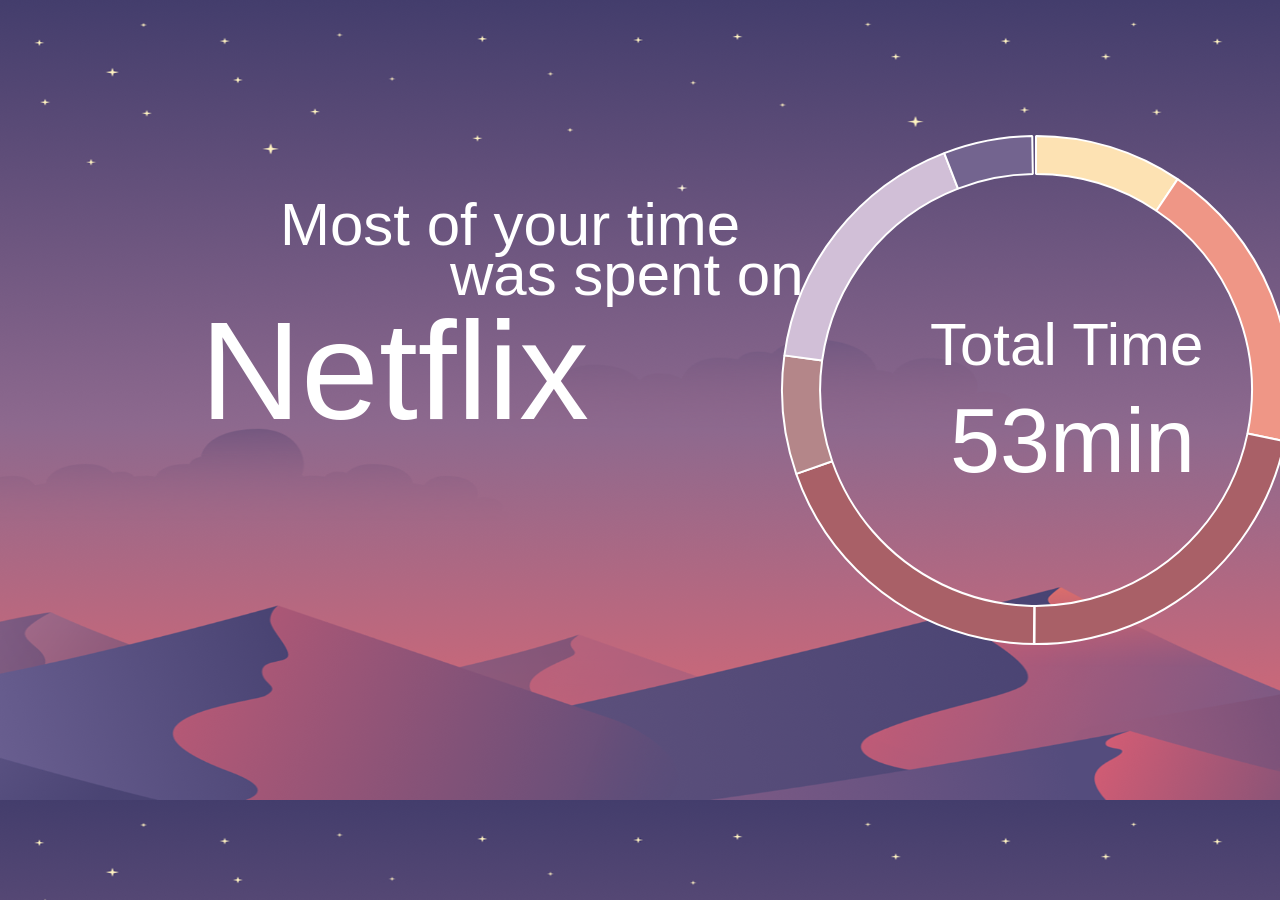
<file: ProdPi_StarterHacks2019/index.html>
<!DOCTYPE html>
<html>
    <head>
        <!-- the display screen with all our charts, etc -->
        <link rel="stylesheet"  type="text/css" href="style.css">
        <title>Display tab</title>
        <style>
            body {
                  background-image: url("back.jpg");
                  background-size: 2100px 800px;
                }
        </style>
    </head>
    <body>
        <!-- Intro -->
        <div>
             <script type="text/javascript" src="script.js"></script>
            <h1 class="h1">Total Time </h1>
            <h3 id="h3"> 53min </h3>
            <script>
                    document.getElementById("h3").innerHTML = totalTimeDisplay();
            </script>
           
        </div>
           
        <!-- Most Web Time-->
         <div>
            <script type="text/javascript" src="script.js"></script>
            <!--
                <h4 id = "h4"> 22</h4>
            <script>
                document.getElementById("h4").innerHTML = mostTimePercent();
            </script>
            -->
            
         
            
            <h5 class="h5"> Most of your time </h5>
            <h6 class="h7"> was spent on</h7>
            <p id="p"> Netflix </p>
           
            <script>
                document.getElementById("h6").innerHTML = mostTimeWeb();
            </script>  
             
                    
        </div>

        

        <!-- Graphs -->
        <div class="graphposition">
            <canvas id="myCanvas"></canvas>
            <div class="chart-container" style="position: relative; height:25vh; width:40vw">
                <canvas id="myChart"></canvas>
            </div>
            <script type="text/javascript"  src="Chart.js"></script>
            <script type="text/javascript" src="script.js"></script>
            <script type="text/javascript" src="pie.js"></script>
            
        </div>
    </body>
</html>
</file>
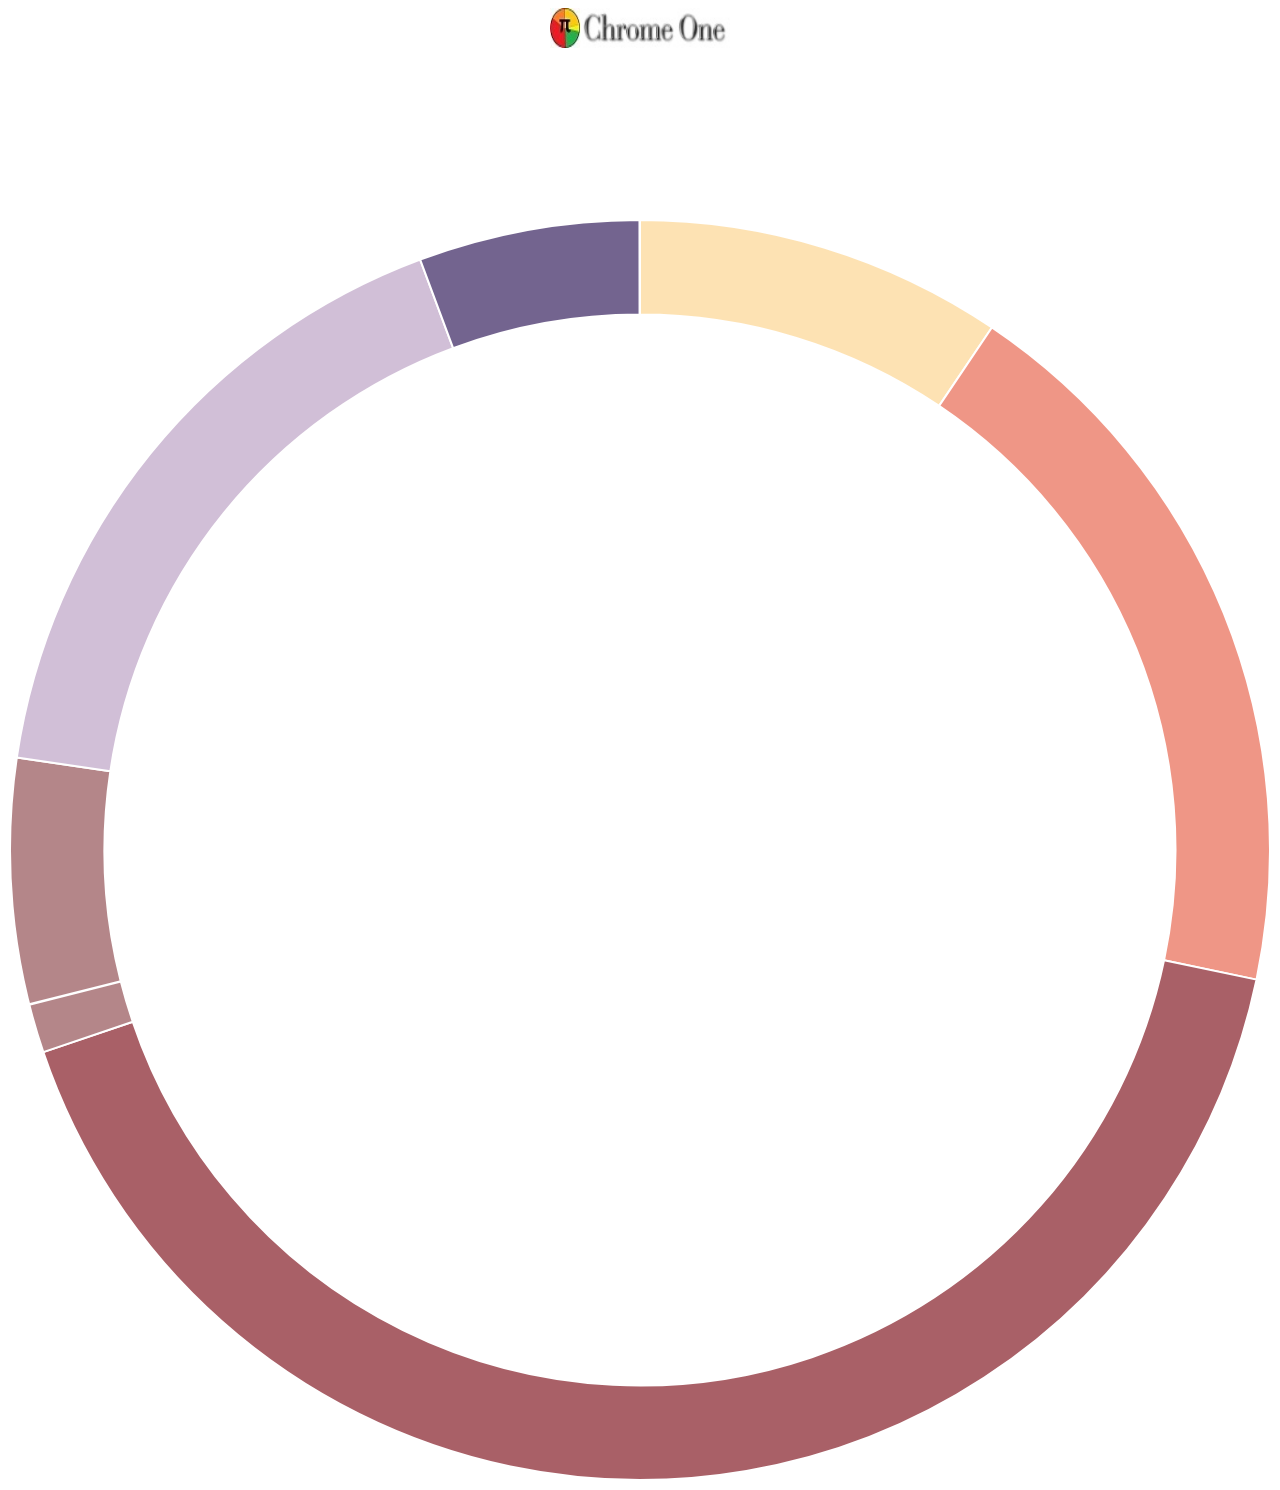
<file: ProdPi_StarterHacks2019/popup.html>
<html>
  <head>
    <!-- the display screen with all our charts, etc -->
    <link rel="stylesheet"  type="text/css" href="style.css">
    <title>Display tab</title>
    <style>
        
         
    </style>
  </head>
  <body>
        <center>
                <img src="header.jpeg"  style="width:180px;height:40px;"> <h6> </h6></center>
      <h2>
        
      </h2>
    <div class="graphposition1">
        <canvas id="myCanvas"></canvas>
        <canvas id="myChart"></canvas>
        <script type="text/javascript"  src="Chart.js"></script>
        <script type="text/javascript" src="script.js"></script>
        <script type="text/javascript" src="pie.js"></script>
        
    </div>
  </body>
</html>
</file>
<file: ProdPi_StarterHacks2019/style.css>
h1 {
    font-family: "Gill Sans", sans-serif;
    font-weight: 50;
    font-size: 60px;
    color: white;
    position: absolute;
    top: 270px;
    left: 930px;
}

h3 {
    font-family: "Gill Sans", sans-serif;
    font-weight: 50;
    font-size: 90px;
    color: white;
    position: absolute;
    top: 300px;
    left: 950px;

}

h4 {
    font-family: "Gill Sans", sans-serif;
    font-weight: 50;
    font-size: 120px;
    color: white;
    position: Absolute;
    top: -20px;
    left: 100px;
    
}

h5 {
    font-family: "Gill Sans", sans-serif;
    font-weight: 50;
    font-size: 60px;
    color: white;
    position: Absolute;
    top: 90px;
    left: 280px;
}

h6 {
    font-family: "Gill Sans", sans-serif;
    font-weight: 50;
    font-size: 60px;
    color: white;
    position: Absolute;
    top: 100px;
    left: 450px;
}

p {
    font-family: "Gill Sans", sans-serif;
    font-weight: 500;
    font-size: 140px;
    color: white;
    position: Absolute;
    top: -90px;
    left: -250px;

}



.graphposition {
  position: absolute;
  top: -20px;
  left: 780px;
  border: 5px;
}
</file>
